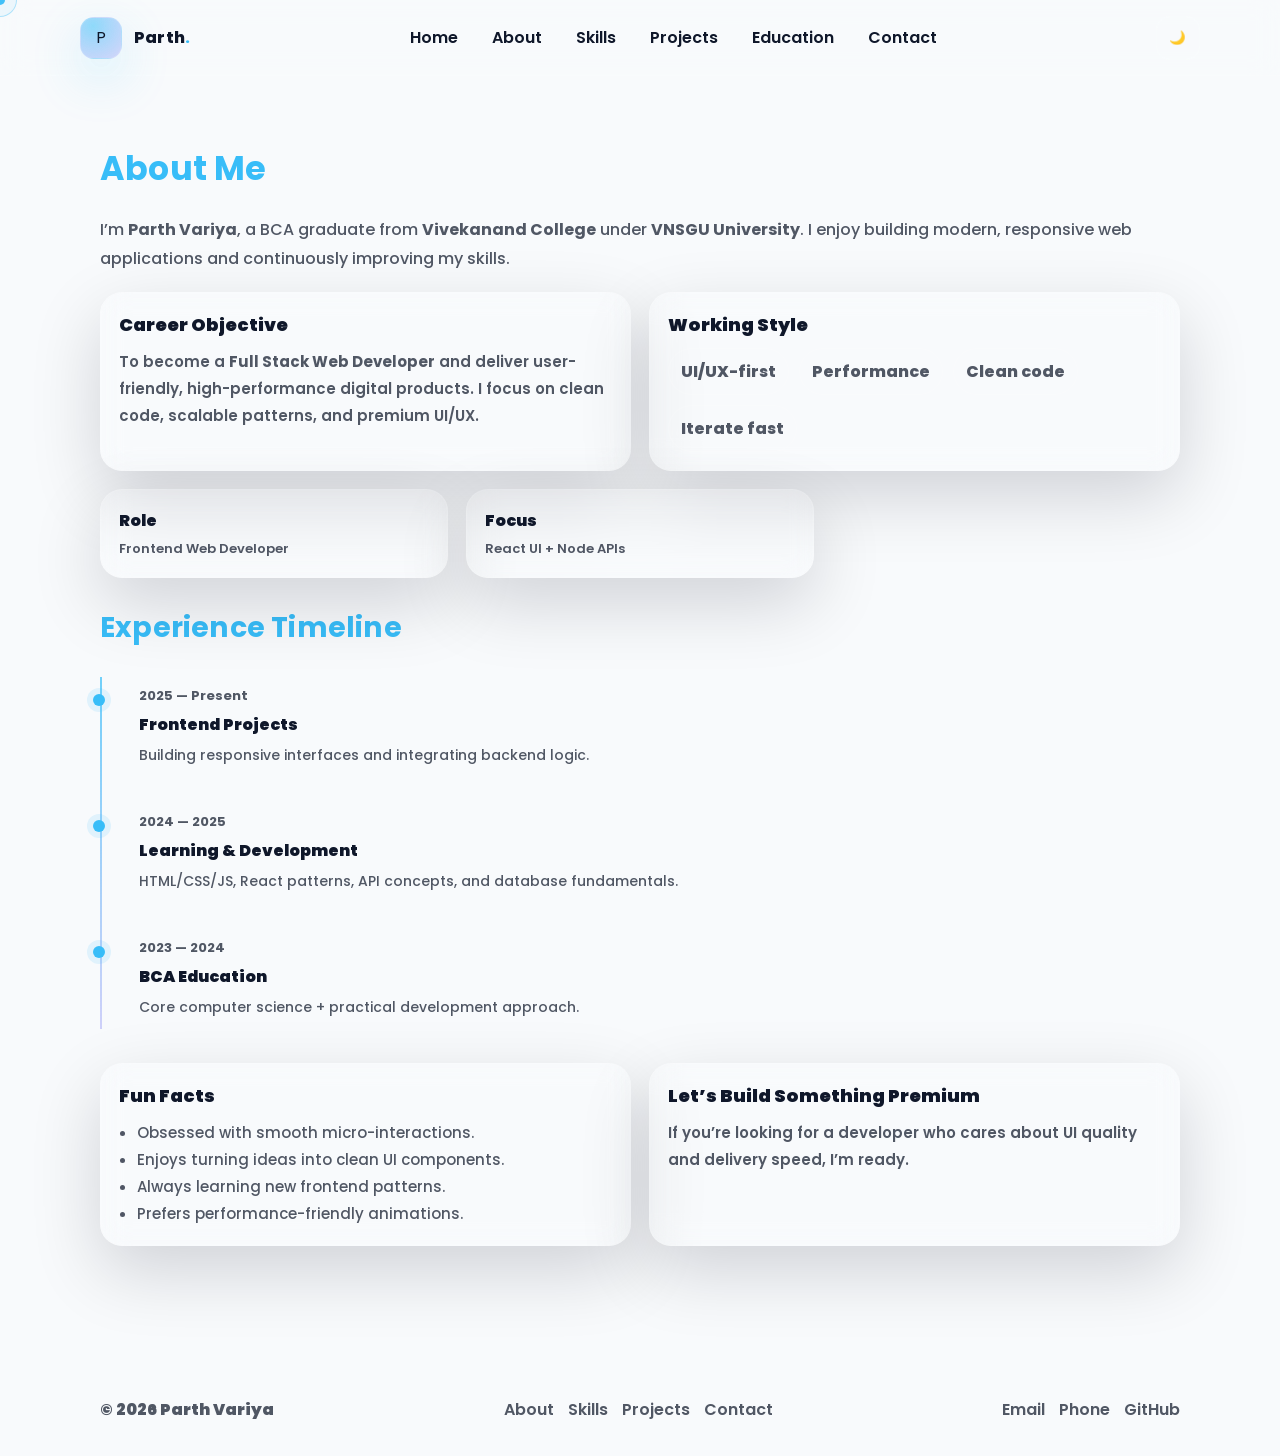
<file: about.html>
<!DOCTYPE html>
<html lang="en">
<head>
  <meta charset="UTF-8" />
  <meta name="viewport" content="width=device-width, initial-scale=1.0" />

  <title>About | Parth Variya</title>
  <meta name="description" content="About Parth Variya — Full Stack Web Developer. Career objective, personal info, timeline and fun facts." />
  <meta name="keywords" content="About, Parth Variya, Full Stack Developer" />
  <meta name="author" content="Parth Variya" />
  <meta property="og:title" content="About | Parth Variya" />
  <meta property="og:description" content="Career objective, personal info cards, experience timeline and fun facts." />
  <meta property="og:type" content="website" />

  <link rel="preconnect" href="https://fonts.googleapis.com" />
  <link rel="preconnect" href="https://fonts.gstatic.com" crossorigin />
  <link href="https://fonts.googleapis.com/css2?family=Poppins:wght@300;400;600;700&display=swap" rel="stylesheet" />

  <link rel="stylesheet" href="css/style.css" />
  <link rel="stylesheet" href="css/responsive.css" />
</head>
<body>
  <div id="loader" class="loader" aria-live="polite">
    <div class="loader-card">
      <div class="loader-bar"><span></span></div>
      <p>Loading portfolio...</p>
    </div>
  </div>
  <div id="cursor" class="cursor" aria-hidden="true"></div>
  <div id="cursorDot" class="cursor-dot" aria-hidden="true"></div>

  <header class="site-header">
    <div class="container navbar">
      <div class="brand">
        <div class="brand-mark" aria-hidden="true">P</div>
        <div class="brand-name">Parth<span>.</span></div>
      </div>

      <nav class="nav-links" aria-label="Primary">
        <a href="index.html">Home</a>
        <a href="about.html" class="active">About</a>
        <a href="skills.html">Skills</a>
        <a href="projects.html">Projects</a>
        <a href="education.html">Education</a>
        <a href="contact.html">Contact</a>
      </nav>

      <div class="nav-cta">
        <button id="themeBtn" class="icon-btn" type="button" aria-label="Switch theme">🌙</button>
        <button id="hamburgerBtn" class="icon-btn hamburger" type="button" aria-label="Open menu">☰</button>
      </div>
    </div>

    <div id="mobileDrawer" class="mobile-drawer" role="dialog" aria-modal="true" aria-label="Mobile menu">
      <div class="mobile-panel">
        <div class="mobile-links">
          <div style="display:flex;align-items:center;justify-content:space-between;gap:12px;">
            <div class="brand-name">Parth<span>.</span></div>
            <button id="closeDrawer" class="icon-btn" type="button" aria-label="Close menu">✕</button>
          </div>
          <a href="index.html" data-close>Home</a>
          <a href="about.html" data-close>About</a>
          <a href="skills.html" data-close>Skills</a>
          <a href="projects.html" data-close>Projects</a>
          <a href="education.html" data-close>Education</a>
          <a href="contact.html" data-close>Contact</a>
        </div>
      </div>
    </div>
  </header>

  <main id="pageFade">
    <section class="section">

      <div class="container">
        <h2 class="section-title reveal fade-up">About Me</h2>
        <p class="section-lead reveal fade-up">
          I’m <b>Parth Variya</b>, a BCA graduate from <b>Vivekanand College</b> under <b>VNSGU University</b>.
          I enjoy building modern, responsive web applications and continuously improving my skills.
        </p>

        <div class="grid-2" style="margin-top:18px;">
          <div class="skill-card glass reveal zoom-in">
            <h4 style="margin:0 0 10px; font-size:18px;">Career Objective</h4>
            <p class="section-lead" style="margin:0; font-size:15px;">
              To become a <b>Full Stack Web Developer</b> and deliver user-friendly, high-performance digital products.
              I focus on clean code, scalable patterns, and premium UI/UX.
            </p>
          </div>

          <div class="skill-card glass reveal zoom-in">
            <h4 style="margin:0 0 10px; font-size:18px;">Working Style</h4>
            <div class="pill-row">
              <span class="pill">UI/UX-first</span>
              <span class="pill">Performance</span>
              <span class="pill">Clean code</span>
              <span class="pill">Iterate fast</span>
            </div>
          </div>
        </div>

        <div class="grid-3" style="margin-top:18px;">
          <div class="skill-card glass reveal zoom-in">
            <h4>Role</h4>
            <p>Frontend Web Developer</p>
          </div>
          <div class="skill-card glass reveal zoom-in">
            <h4>Focus</h4>
            <p>React UI + Node APIs</p>
          </div>
        </div>

        <div style="margin-top:28px;">
          <h3 class="section-title" style="font-size:clamp(22px,2.2vw,30px);">Experience Timeline</h3>
          <div class="timeline">
            <div class="t-item reveal fade-up">
              <div class="t-meta">2025 — Present</div>
              <div class="t-title">Frontend Projects</div>
              <div class="section-lead" style="font-size:14px; margin-top:6px;">Building responsive interfaces and integrating backend logic.</div>
            </div>
            <div class="t-item reveal fade-up">
              <div class="t-meta">2024 — 2025</div>
              <div class="t-title">Learning & Development</div>
              <div class="section-lead" style="font-size:14px; margin-top:6px;">HTML/CSS/JS, React patterns, API concepts, and database fundamentals.</div>
            </div>
            <div class="t-item reveal fade-up">
              <div class="t-meta">2023 — 2024</div>
              <div class="t-title">BCA Education</div>
              <div class="section-lead" style="font-size:14px; margin-top:6px;">Core computer science + practical development approach.</div>
            </div>
          </div>
        </div>

        <div style="margin-top:28px;" class="grid-2">
          <div class="skill-card glass reveal zoom-in">
            <h4 style="margin:0 0 10px; font-size:18px;">Fun Facts</h4>
            <ul class="section-lead" style="margin:0; padding-left:18px; font-size:15px;">
              <li>Obsessed with smooth micro-interactions.</li>
              <li>Enjoys turning ideas into clean UI components.</li>
              <li>Always learning new frontend patterns.</li>
              <li>Prefers performance-friendly animations.</li>
            </ul>
          </div>
          <div class="skill-card glass reveal zoom-in">
            <h4 style="margin:0 0 10px; font-size:18px;">Let’s Build Something Premium</h4>
            <p class="section-lead" style="margin:0; font-size:15px;">
              If you’re looking for a developer who cares about UI quality and delivery speed, I’m ready.
            </p>
          </div>
        </div>
      </div>
    </section>
  </main>

  <button id="backToTop" class="back-to-top" type="button" aria-label="Back to top">↑</button>

  <footer class="site-footer">
    <div class="container footer-grid">
      <div style="font-weight:900;">© 2026 Parth Variya</div>
      <div class="footer-links">
        <a href="about.html">About</a>
        <a href="skills.html">Skills</a>
        <a href="projects.html">Projects</a>
        <a href="contact.html">Contact</a>
      </div>
      <div class="footer-links">
        <a href="mailto:pkvariya32@gmail.com">Email</a>
        <a href="tel:+917016491638">Phone</a>
        <a href="https://github.com/parth-variya" target="_blank" rel="noreferrer">GitHub</a>
      </div>
    </div>
  </footer>

  <script src="js/script.js"></script>

</body>
</html>
</file>
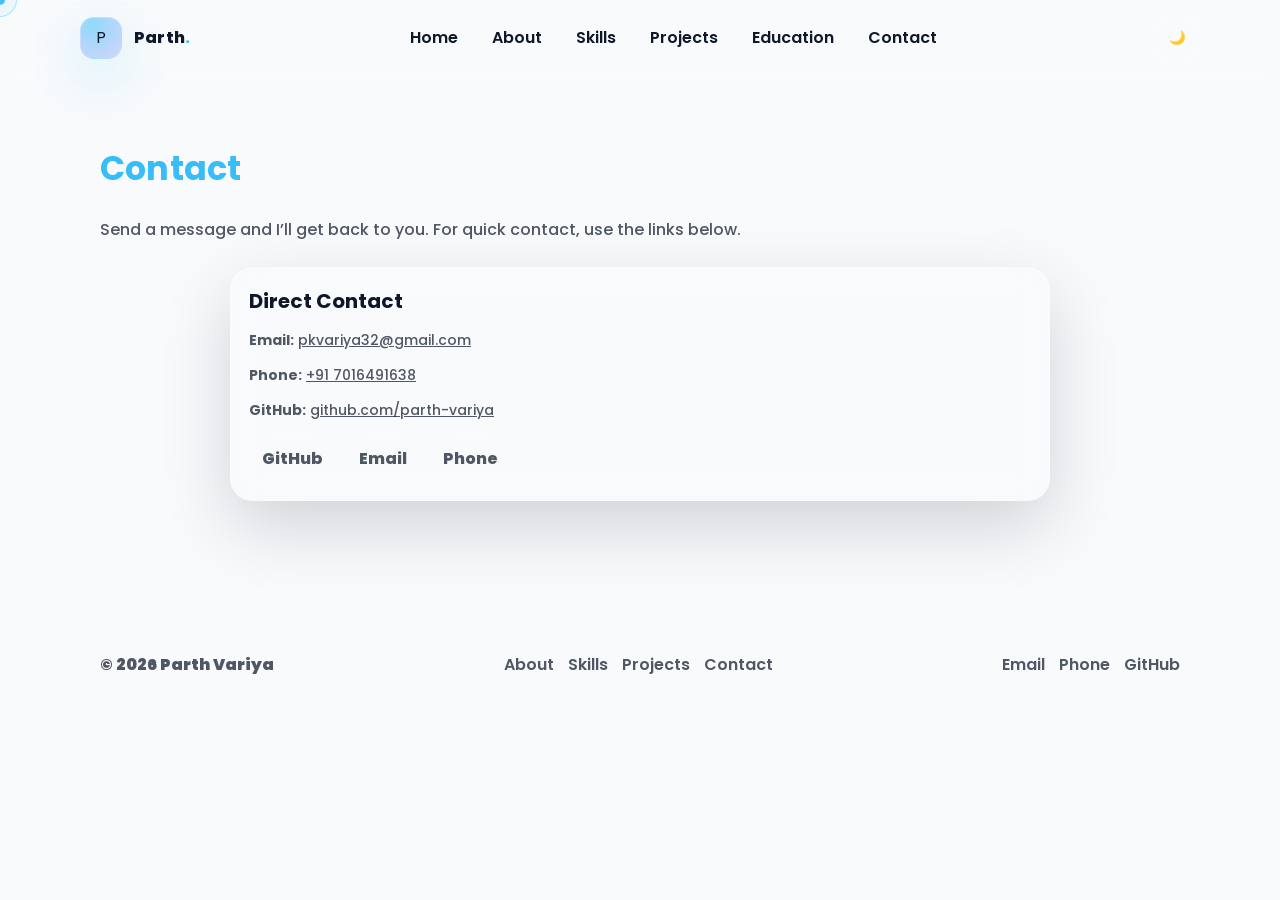
<file: contact.html>
<!DOCTYPE html>
<html lang="en">
<head>
  <meta charset="UTF-8" />
  <meta name="viewport" content="width=device-width, initial-scale=1.0" />

  <title>Contact | Parth Variya</title>
  <meta name="description" content="Contact Parth Variya — form, email, phone, GitHub, LinkedIn and map." />
  <meta name="keywords" content="Contact, Parth Variya, email, phone, GitHub, LinkedIn" />
  <meta name="author" content="Parth Variya" />

  <meta property="og:title" content="Contact | Parth Variya" />
  <meta property="og:description" content="Contact form and links." />
  <meta property="og:type" content="website" />

  <link rel="preconnect" href="https://fonts.googleapis.com" />
  <link rel="preconnect" href="https://fonts.gstatic.com" crossorigin />
  <link href="https://fonts.googleapis.com/css2?family=Poppins:wght@300;400;600;700&display=swap" rel="stylesheet" />

  <link rel="stylesheet" href="css/style.css" />
  <link rel="stylesheet" href="css/responsive.css" />
</head>
<body>
  <div id="loader" class="loader" aria-live="polite">
    <div class="loader-card">
      <div class="loader-bar"><span></span></div>
      <p>Loading portfolio...</p>
    </div>
  </div>

  <div id="cursor" class="cursor" aria-hidden="true"></div>
  <div id="cursorDot" class="cursor-dot" aria-hidden="true"></div>

  <header class="site-header">
    <div class="container navbar">
      <div class="brand">
        <div class="brand-mark" aria-hidden="true">P</div>
        <div class="brand-name">Parth<span>.</span></div>
      </div>

      <nav class="nav-links" aria-label="Primary">
        <a href="index.html">Home</a>
        <a href="about.html">About</a>
        <a href="skills.html">Skills</a>
        <a href="projects.html">Projects</a>
        <a href="education.html">Education</a>
        <a href="contact.html" class="active">Contact</a>
      </nav>

      <div class="nav-cta">
        <button id="themeBtn" class="icon-btn" type="button" aria-label="Switch theme">🌙</button>
        <button id="hamburgerBtn" class="icon-btn hamburger" type="button" aria-label="Open menu">☰</button>
      </div>
    </div>

    <div id="mobileDrawer" class="mobile-drawer" role="dialog" aria-modal="true" aria-label="Mobile menu">
      <div class="mobile-panel">
        <div class="mobile-links">
          <div style="display:flex;align-items:center;justify-content:space-between;gap:12px;">
            <div class="brand-name">Parth<span>.</span></div>
            <button id="closeDrawer" class="icon-btn" type="button" aria-label="Close menu">✕</button>
          </div>
          <a href="index.html" data-close>Home</a>
          <a href="about.html" data-close>About</a>
          <a href="skills.html" data-close>Skills</a>
          <a href="projects.html" data-close>Projects</a>
          <a href="education.html" data-close>Education</a>
          <a href="contact.html" data-close>Contact</a>
        </div>
      </div>
    </div>
  </header>

  <main>
    <section class="section" id="pageFade">


      <div class="container">
        <h2 class="section-title reveal fade-up">Contact</h2>
        <p class="section-lead reveal fade-up" style="max-width:860px;">Send a message and I’ll get back to you. For quick contact, use the links below.</p>

        <div style="margin-top:22px;">
          <div class="skill-card glass reveal zoom-in" style="padding:18px; max-width:820px; margin:0 auto;">
            <h3 style="margin:0 0 12px; font-size:20px;">Direct Contact</h3>

              <div class="section-lead" style="margin:0 0 10px; font-size:14px;">

                <b>Email:</b> <a href="mailto:pkvariya32@gmail.com">pkvariya32@gmail.com</a>
              </div>
              <div class="section-lead" style="margin:0 0 10px; font-size:14px;">
                <b>Phone:</b> <a href="tel:+917016491638">+91 7016491638</a>
              </div>
              <div class="section-lead" style="margin:0 0 10px; font-size:14px;">
                <b>GitHub:</b> <a href="https://github.com/parth-variya" target="_blank" rel="noreferrer">github.com/parth-variya</a>
              </div>
             

              <div class="pill-row" style="margin-top:12px;">
                <a class="pill" href="https://github.com/parth-variya" target="_blank" rel="noreferrer" style="text-decoration:none;">GitHub</a>
                <a class="pill" href="mailto:pkvariya32@gmail.com" style="text-decoration:none;">Email</a>
                <a class="pill" href="tel:+917016491638" style="text-decoration:none;">Phone</a>
              </div>
            </div>


          </div>
        </div>

      </div>
    </section>
  </main>

  <button id="backToTop" class="back-to-top" type="button" aria-label="Back to top">↑</button>

  <footer class="site-footer">
    <div class="container footer-grid">
      <div style="font-weight:900;">© 2026 Parth Variya</div>
      <div class="footer-links">
        <a href="about.html">About</a>
        <a href="skills.html">Skills</a>
        <a href="projects.html">Projects</a>
        <a href="contact.html">Contact</a>
      </div>
      <div class="footer-links">
        <a href="mailto:pkvariya32@gmail.com">Email</a>
        <a href="tel:+917016491638">Phone</a>
        <a href="https://github.com/parth-variya" target="_blank" rel="noreferrer">GitHub</a>
      </div>
    </div>
  </footer>

  <script src="js/script.js"></script>
</body>
</html>
</file>
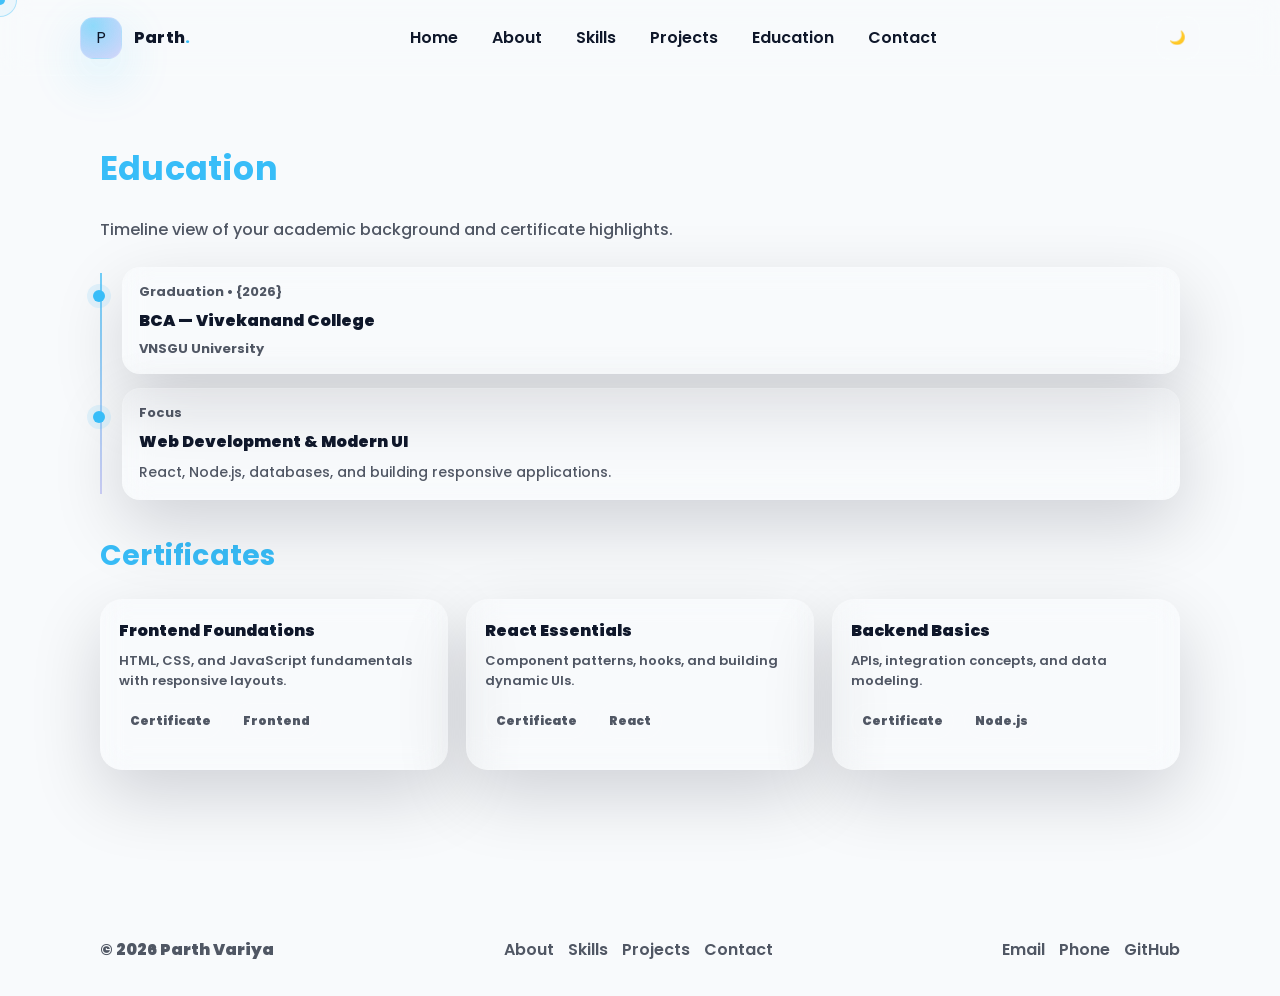
<file: education.html>
<!DOCTYPE html>
<html lang="en">
<head>
  <meta charset="UTF-8" />
  <meta name="viewport" content="width=device-width, initial-scale=1.0" />

  <title>Education | Parth Variya</title>
  <meta name="description" content="Education timeline and certificates for Parth Variya (BCA, Vivekanand College, VNSGU University)." />
  <meta name="keywords" content="Education, BCA, Vivekanand College, VNSGU University, Certificates" />
  <meta name="author" content="Parth Variya" />

  <meta property="og:title" content="Education | Parth Variya" />
  <meta property="og:description" content="Education timeline and certificates." />
  <meta property="og:type" content="website" />

  <link rel="preconnect" href="https://fonts.googleapis.com" />
  <link rel="preconnect" href="https://fonts.gstatic.com" crossorigin />
  <link href="https://fonts.googleapis.com/css2?family=Poppins:wght@300;400;600;700&display=swap" rel="stylesheet" />

  <link rel="stylesheet" href="css/style.css" />
  <link rel="stylesheet" href="css/responsive.css" />
</head>
<body>
  <div id="loader" class="loader" aria-live="polite">
    <div class="loader-card">
      <div class="loader-bar"><span></span></div>
      <p>Loading portfolio...</p>
    </div>
  </div>

  <div id="cursor" class="cursor" aria-hidden="true"></div>
  <div id="cursorDot" class="cursor-dot" aria-hidden="true"></div>

  <header class="site-header">
    <div class="container navbar">
      <div class="brand">
        <div class="brand-mark" aria-hidden="true">P</div>
        <div class="brand-name">Parth<span>.</span></div>
      </div>

      <nav class="nav-links" aria-label="Primary">
        <a href="index.html">Home</a>
        <a href="about.html">About</a>
        <a href="skills.html">Skills</a>
        <a href="projects.html">Projects</a>
        <a href="education.html" class="active">Education</a>
        <a href="contact.html">Contact</a>
      </nav>

      <div class="nav-cta">
        <button id="themeBtn" class="icon-btn" type="button" aria-label="Switch theme">🌙</button>
        <button id="hamburgerBtn" class="icon-btn hamburger" type="button" aria-label="Open menu">☰</button>
      </div>
    </div>

    <div id="mobileDrawer" class="mobile-drawer" role="dialog" aria-modal="true" aria-label="Mobile menu">
      <div class="mobile-panel">
        <div class="mobile-links">
          <div style="display:flex;align-items:center;justify-content:space-between;gap:12px;">
            <div class="brand-name">Parth<span>.</span></div>
            <button id="closeDrawer" class="icon-btn" type="button" aria-label="Close menu">✕</button>
          </div>
          <a href="index.html" data-close>Home</a>
          <a href="about.html" data-close>About</a>
          <a href="skills.html" data-close>Skills</a>
          <a href="projects.html" data-close>Projects</a>
          <a href="education.html" data-close>Education</a>
          <a href="contact.html" data-close>Contact</a>
        </div>
      </div>
    </div>
  </header>

  <main id="pageFade">
    <section class="section">

      <div class="container">
        <h2 class="section-title reveal fade-up">Education</h2>
        <p class="section-lead reveal fade-up" style="max-width:860px;">
          Timeline view of your academic background and certificate highlights.
        </p>

        <div style="margin-top:22px;" class="timeline">
          <div class="t-item glass reveal zoom-in">
            <div class="t-meta">Graduation • {2026}</div>
            <div class="t-title">BCA — Vivekanand College</div>
            <div class="t-meta" style="margin-top:6px;">VNSGU University</div>
          </div>
          <div class="t-item glass reveal zoom-in">
            <div class="t-meta">Focus</div>
            <div class="t-title">Web Development & Modern UI</div>
            <div class="section-lead" style="font-size:14px; margin-top:6px;">React, Node.js, databases, and building responsive applications.</div>
          </div>
        </div>

        <div style="margin-top:34px;">
          <h3 class="section-title" style="font-size:clamp(22px,2.2vw,30px);">Certificates</h3>
          <div class="grid-3">
            <div class="skill-card glass reveal zoom-in">
              <h4 style="margin:0 0 8px;">Frontend Foundations</h4>
              <p>HTML, CSS, and JavaScript fundamentals with responsive layouts.</p>
              <div class="tag-row">
                <span class="tag">Certificate</span>
                <span class="tag">Frontend</span>
              </div>
            </div>
            <div class="skill-card glass reveal zoom-in">
              <h4 style="margin:0 0 8px;">React Essentials</h4>
              <p>Component patterns, hooks, and building dynamic UIs.</p>
              <div class="tag-row">
                <span class="tag">Certificate</span>
                <span class="tag">React</span>
              </div>
            </div>
            <div class="skill-card glass reveal zoom-in">
              <h4 style="margin:0 0 8px;">Backend Basics</h4>
              <p>APIs, integration concepts, and data modeling.</p>
              <div class="tag-row">
                <span class="tag">Certificate</span>
                <span class="tag">Node.js</span>
              </div>
            </div>
          </div>

          <div class="section-lead" style="margin-top:16px;"></div>
        </div>
      </div>
    </section>
  </main>

  <button id="backToTop" class="back-to-top" type="button" aria-label="Back to top">↑</button>

  <footer class="site-footer">
    <div class="container footer-grid">
      <div style="font-weight:900;">© 2026 Parth Variya</div>
      <div class="footer-links">
        <a href="about.html">About</a>
        <a href="skills.html">Skills</a>
        <a href="projects.html">Projects</a>
        <a href="contact.html">Contact</a>
      </div>
      <div class="footer-links">
        <a href="mailto:pkvariya32@gmail.com">Email</a>
        <a href="tel:+917016491638">Phone</a>
        <a href="https://github.com/parth-variya" target="_blank" rel="noreferrer">GitHub</a>
      </div>
    </div>
  </footer>

  <script src="js/script.js"></script>
</body>
</html>
</file>
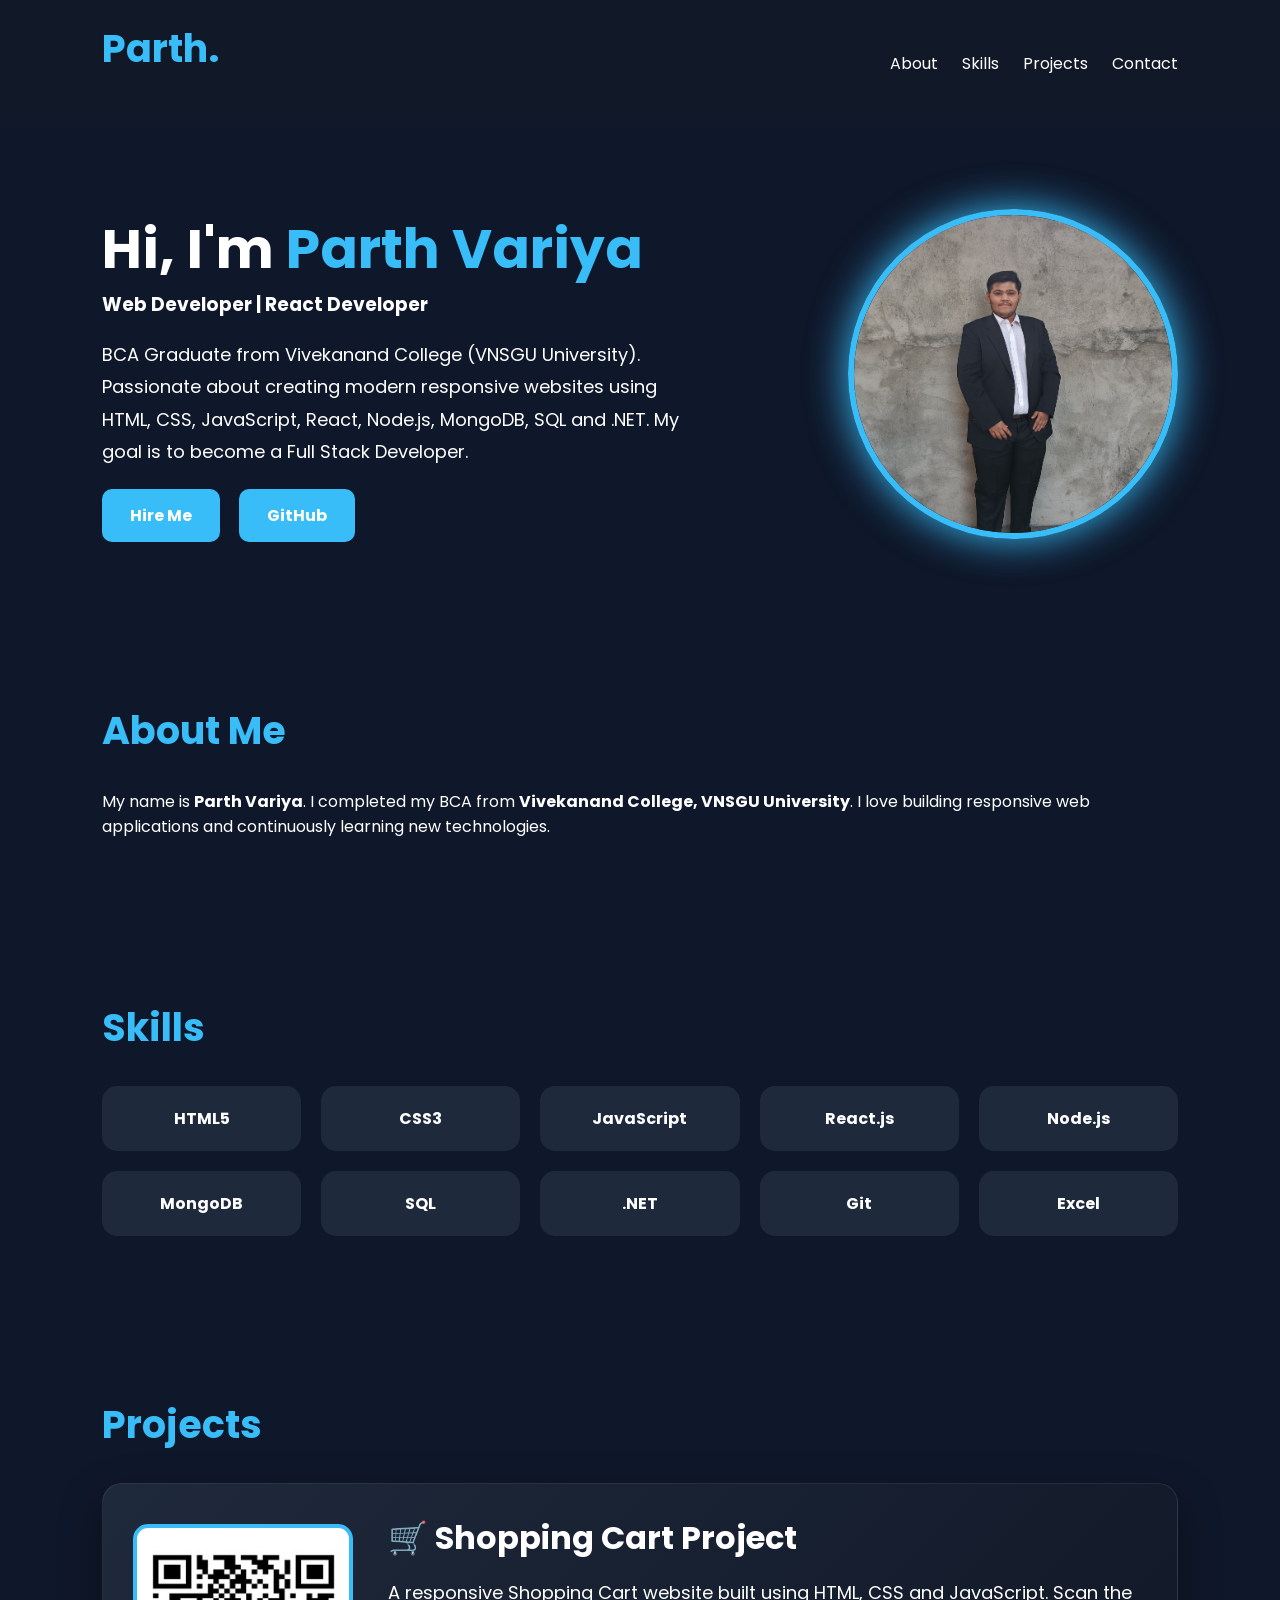
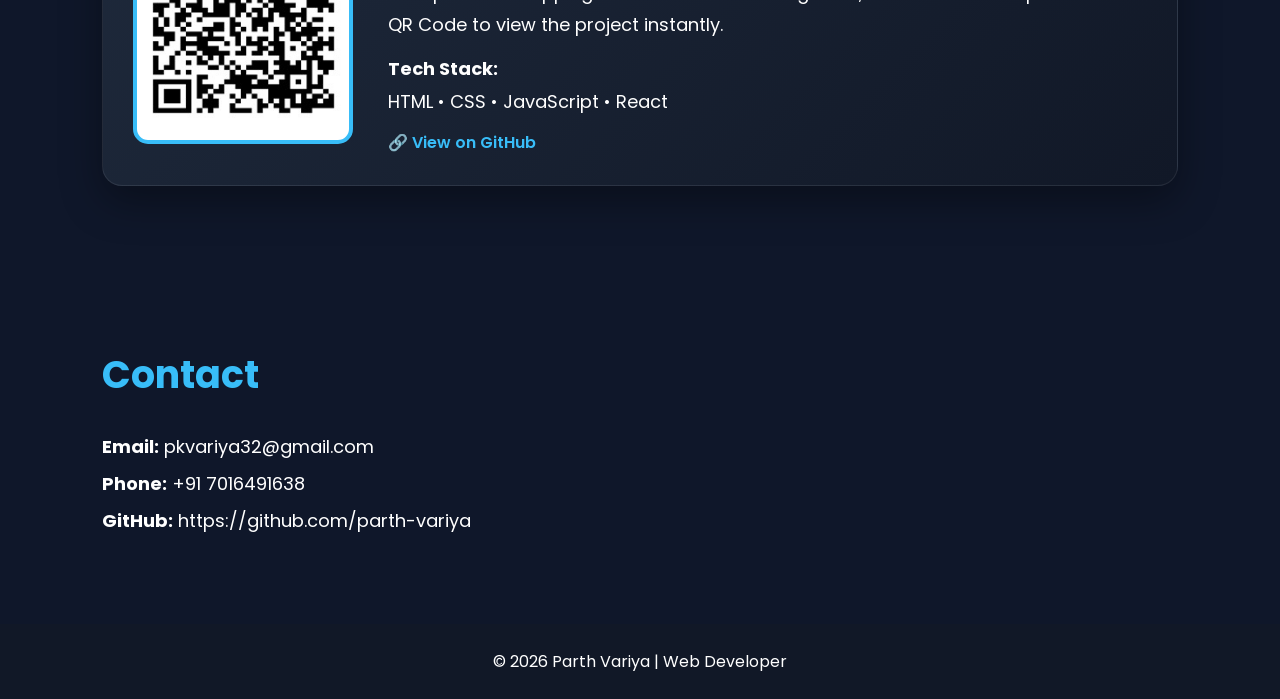
<file: port.html>
<!DOCTYPE html>
<html lang="en">
<head>
<meta charset="UTF-8">
<meta name="viewport" content="width=device-width, initial-scale=1.0">
<title>Parth Variya | Web Developer</title>

<link href="https://fonts.googleapis.com/css2?family=Poppins:wght@300;400;600;700&display=swap" rel="stylesheet">

<style>

*{
margin:0;
padding:0;
box-sizing:border-box;
font-family:Poppins,sans-serif;
scroll-behavior:smooth;
}

body{
background:#0f172a;
color:white;
}

nav{
display:flex;
justify-content:space-between;
align-items:center;
padding:20px 8%;
background:#111827;
position:sticky;
top:0;
}

nav h2{
color:#38bdf8;
}

nav a{
color:white;
text-decoration:none;
margin-left:20px;
}

.hero{
display:flex;
align-items:center;
justify-content:space-between;
padding:80px 8%;
flex-wrap:wrap;
}

.hero-text{
max-width:600px;
}

.hero h1{
font-size:55px;
}

.hero h1 span{
color:#38bdf8;
}

.hero p{
margin:20px 0;
font-size:18px;
line-height:1.8;
}

.btn{
display:inline-block;
padding:14px 28px;
background:#38bdf8;
color:white;
border-radius:10px;
text-decoration:none;
font-weight:bold;
margin-right:15px;
}

.hero img{
width:330px;
height:330px;
object-fit:cover;
border-radius:50%;
border:6px solid #38bdf8;
box-shadow:0 0 40px #38bdf8;
}

section{
padding:80px 8%;
}

h2{
font-size:38px;
margin-bottom:30px;
color:#38bdf8;
}

.skills{
display:grid;
grid-template-columns:repeat(auto-fit,minmax(180px,1fr));
gap:20px;
}

.skill{
background:#1e293b;
padding:20px;
border-radius:15px;
text-align:center;
font-weight:bold;
transition:.3s;
}

.skill:hover{
transform:translateY(-8px);
background:#38bdf8;
}

.project{
    display:flex;
    align-items:center;
    gap:35px;
    background:linear-gradient(135deg,#1e293b,#111827);
    padding:30px;
    border-radius:20px;
    border:1px solid rgba(255,255,255,.08);
    box-shadow:0 15px 40px rgba(0,0,0,.35);
    transition:.4s;
    flex-wrap:wrap;
}


.project img{
    width:220px;
    height:220px;
    object-fit:cover;
    border-radius:15px;
    border:4px solid #38bdf8;
    background:#fff;
    padding:8px;
    transition:.4s;
}


.project-content{
    flex:1;
}

.project-content h3{
    font-size:32px;
    margin-bottom:15px;
}

.project-content p{
    font-size:18px;
    line-height:1.8;
    margin-bottom:12px;
}

.project-content a{
    color:#38bdf8;
    text-decoration:none;
    font-weight:600;
}

.project-content a:hover{
    text-decoration:underline;
}

@media(max-width:768px){

.project{
    flex-direction:column;
    text-align:center;
}

.project img{
    width:180px;
    height:180px;
}

}

.contact p{
margin:10px 0;
font-size:18px;
}

footer{
text-align:center;
padding:25px;
background:#111827;
}

@media(max-width:768px){

.hero{
text-align:center;
}

.hero{
flex-direction:column-reverse;
}

.hero h1{
font-size:40px;
}

.hero img{
margin-bottom:40px;
width:250px;
height:250px;
}

}

</style>

</head>

<body>

<nav>

<h2>Parth.</h2>

<div>

<a href="#about">About</a>
<a href="#skills">Skills</a>
<a href="#projects">Projects</a>
<a href="#contact">Contact</a>

</div>

</nav>

<section class="hero">

<div class="hero-text">

<h1>Hi, I'm <span>Parth Variya</span></h1>

<h3>Web Developer | React Developer</h3>

<p>
BCA Graduate from Vivekanand College (VNSGU University).
Passionate about creating modern responsive websites using HTML, CSS,
JavaScript, React, Node.js, MongoDB, SQL and .NET.
My goal is to become a Full Stack Developer.
</p>

<a href="#contact" class="btn">Hire Me</a>

<a href="https://github.com/parth-variya" class="btn">GitHub</a>

</div>

<img src="parth.jpeg" alt="Parth">

</section>

<section id="about">

<h2>About Me</h2>

<p>

My name is <b>Parth Variya</b>. I completed my BCA from
<b>Vivekanand College, VNSGU University</b>.
I love building responsive web applications and continuously learning new technologies.

</p>

</section>

<section id="skills">

<h2>Skills</h2>

<div class="skills">

<div class="skill">HTML5</div>

<div class="skill">CSS3</div>

<div class="skill">JavaScript</div>

<div class="skill">React.js</div>

<div class="skill">Node.js</div>

<div class="skill">MongoDB</div>

<div class="skill">SQL</div>

<div class="skill">.NET</div>

<div class="skill">Git</div>

<div class="skill">Excel</div>

</div>

</section>

<section id="projects">

<h2>Projects</h2>

<div class="project">

    <img src="Picture1.jpg" alt="Shopping Cart QR">

    <div class="project-content">

        <h3>🛒 Shopping Cart Project</h3>

        <p>
            A responsive Shopping Cart website built using HTML, CSS and JavaScript.
            Scan the QR Code to view the project instantly.
        </p>

        <p>
            <strong>Tech Stack:</strong><br>
            HTML • CSS • JavaScript • React
        </p>

        <a href="https://github.com/parth-variya/shopping-cart-project" target="_blank">
            🔗 View on GitHub
        </a>

    </div>

</div>

</section>
<section id="contact">

<h2>Contact</h2>

<div class="contact">

<p><b>Email:</b> pkvariya32@gmail.com</p>

<p><b>Phone:</b> +91 7016491638</p>

<p><b>GitHub:</b> https://github.com/parth-variya</p>

</div>

</section>

<footer>

© 2026 Parth Variya | Web Developer

</footer>

</body>
</html>
</file>
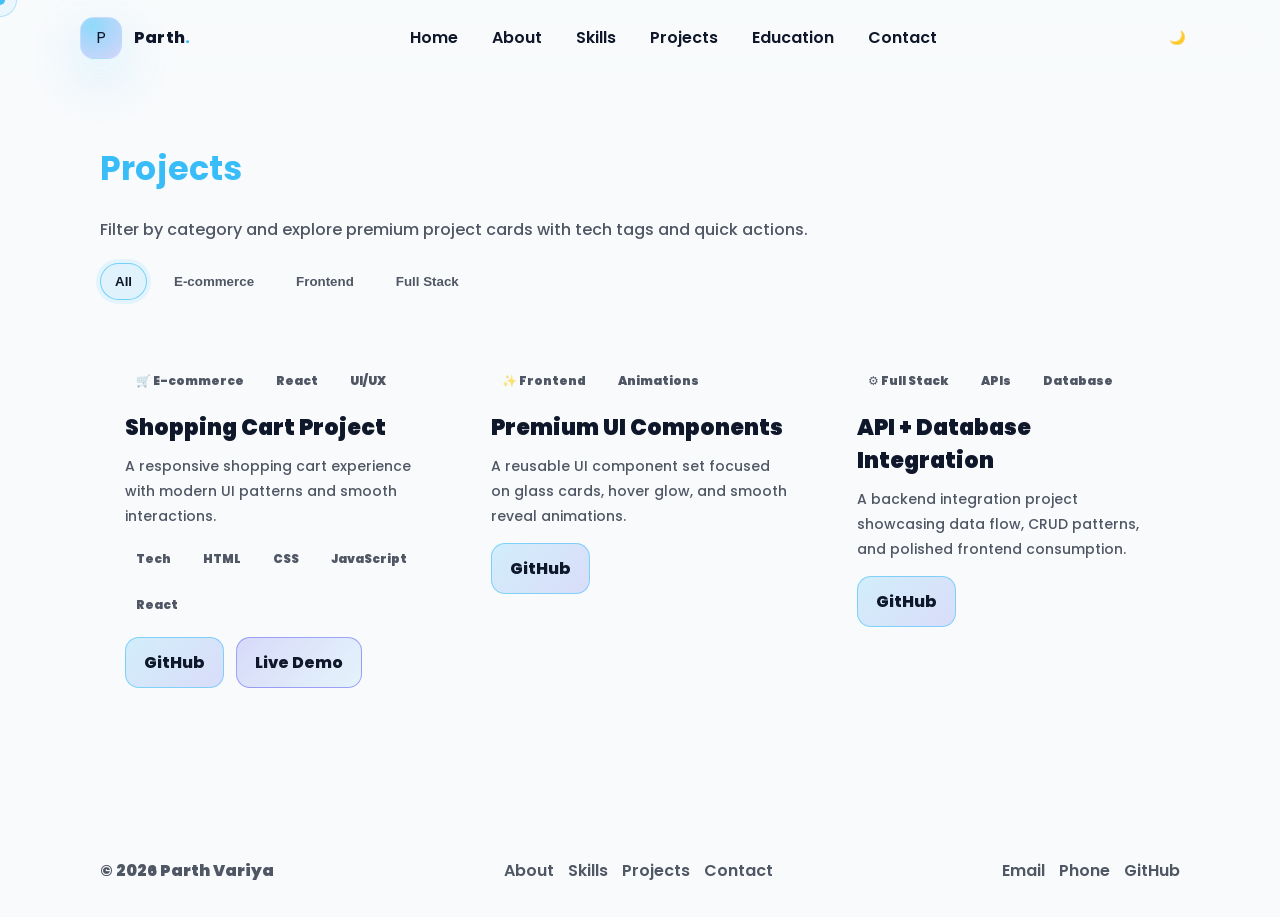
<file: projects.html>
<!DOCTYPE html>
<html lang="en">
<head>
  <meta charset="UTF-8" />
  <meta name="viewport" content="width=device-width, initial-scale=1.0" />

  <title>Projects | Parth Variya</title>
  <meta name="description" content="Projects by Parth Variya — premium cards with filtering, QR codes, tech tags, GitHub and live demo buttons." />
  <meta name="keywords" content="Projects, Parth Variya, Shopping Cart, React, Node.js" />
  <meta name="author" content="Parth Variya" />

  <meta property="og:title" content="Projects | Parth Variya" />
  <meta property="og:description" content="Portfolio projects with category filtering and QR." />
  <meta property="og:type" content="website" />

  <link rel="preconnect" href="https://fonts.googleapis.com" />
  <link rel="preconnect" href="https://fonts.gstatic.com" crossorigin />
  <link href="https://fonts.googleapis.com/css2?family=Poppins:wght@300;400;600;700&display=swap" rel="stylesheet" />

  <link rel="stylesheet" href="css/style.css" />
  <link rel="stylesheet" href="css/responsive.css" />
</head>
<body>
  <div id="loader" class="loader" aria-live="polite">
    <div class="loader-card">
      <div class="loader-bar"><span></span></div>
      <p>Loading portfolio...</p>
    </div>
  </div>

  <div id="cursor" class="cursor" aria-hidden="true"></div>
  <div id="cursorDot" class="cursor-dot" aria-hidden="true"></div>

  <header class="site-header">
    <div class="container navbar">
      <div class="brand">
        <div class="brand-mark" aria-hidden="true">P</div>
        <div class="brand-name">Parth<span>.</span></div>
      </div>

      <nav class="nav-links" aria-label="Primary">
        <a href="index.html">Home</a>
        <a href="about.html">About</a>
        <a href="skills.html">Skills</a>
        <a href="projects.html" class="active">Projects</a>
        <a href="education.html">Education</a>
        <a href="contact.html">Contact</a>
      </nav>

      <div class="nav-cta">
        <button id="themeBtn" class="icon-btn" type="button" aria-label="Switch theme">🌙</button>
        <button id="hamburgerBtn" class="icon-btn hamburger" type="button" aria-label="Open menu">☰</button>
      </div>
    </div>

    <div id="mobileDrawer" class="mobile-drawer" role="dialog" aria-modal="true" aria-label="Mobile menu">
      <div class="mobile-panel">
        <div class="mobile-links">
          <div style="display:flex;align-items:center;justify-content:space-between;gap:12px;">
            <div class="brand-name">Parth<span>.</span></div>
            <button id="closeDrawer" class="icon-btn" type="button" aria-label="Close menu">✕</button>
          </div>
          <a href="index.html" data-close>Home</a>
          <a href="about.html" data-close>About</a>
          <a href="skills.html" data-close>Skills</a>
          <a href="projects.html" data-close>Projects</a>
          <a href="education.html" data-close>Education</a>
          <a href="contact.html" data-close>Contact</a>
        </div>
      </div>
    </div>
  </header>

  <main id="pageFade">
    <section class="section">

      <div class="container">
        <h2 class="section-title reveal fade-up">Projects</h2>
        <p class="section-lead reveal fade-up" style="max-width:860px;">Filter by category and explore premium project cards with tech tags and quick actions.</p>

        <div class="controls reveal slide-left" id="projectFilters" style="margin-top:18px;">
          <button class="filter-btn active" data-filter="all" type="button">All</button>
          <button class="filter-btn" data-filter="ecommerce" type="button">E-commerce</button>
          <button class="filter-btn" data-filter="frontend" type="button">Frontend</button>
          <button class="filter-btn" data-filter="fullstack" type="button">Full Stack</button>
        </div>

        <div class="projects-grid" style="margin-top:18px;">
          <!-- Project 1 -->
          <article class="project-card reveal" data-category="ecommerce" aria-label="Shopping Cart Project">
            <div class="thumb" style="display:none;"></div>

            <div style="padding:14px 6px 0;">
              <div class="tag-row">
                <span class="tag">🛒 E-commerce</span>
                <span class="tag">React</span>
                <span class="tag">UI/UX</span>
              </div>
              <h3 style="margin:6px 0 10px; font-size:22px; font-weight:900;">Shopping Cart Project</h3>
              <p class="section-lead" style="margin:0 0 12px; font-size:14px;">A responsive shopping cart experience with modern UI patterns and smooth interactions.</p>

              <div>
                <div class="tag-row" style="margin:0 0 10px;">
                  <span class="tag">Tech</span>
                  <span class="tag">HTML</span>
                  <span class="tag">CSS</span>
                  <span class="tag">JavaScript</span>
                  <span class="tag">React</span>
                </div>
                <div class="project-actions">
                  <a class="btn btn-primary" href="https://github.com/parth-variya/shopping-cart-project" target="_blank" rel="noreferrer">GitHub</a>
                  <a class="btn btn-secondary" href="https://shopping-cart-project-nu.vercel.app" target="_blank" rel="noreferrer">Live Demo</a>
                </div>
              </div>
            </div>
          </article>

          <!-- Project 2 placeholder card for premium layout -->
          <article class="project-card reveal" data-category="frontend" aria-label="Frontend UI Project">
            <div class="thumb" style="display:none;"></div>

            <div style="padding:14px 6px 0;">
              <div class="tag-row">
                <span class="tag">✨ Frontend</span>
                <span class="tag">Animations</span>
              </div>
              <h3 style="margin:6px 0 10px; font-size:22px; font-weight:900;">Premium UI Components</h3>
              <p class="section-lead" style="margin:0 0 12px; font-size:14px;">A reusable UI component set focused on glass cards, hover glow, and smooth reveal animations.</p>
              <div class="project-actions">
                <a class="btn btn-primary" href="https://github.com/parth-variya" target="_blank" rel="noreferrer">GitHub</a>
                
              </div>
            </div>
          </article>

          <article class="project-card reveal" data-category="fullstack" aria-label="Full Stack Project">
            <div class="thumb" style="display:none;"></div>

            <div style="padding:14px 6px 0;">
              <div class="tag-row">
                <span class="tag">⚙️ Full Stack</span>
                <span class="tag">APIs</span>
                <span class="tag">Database</span>
              </div>
              <h3 style="margin:6px 0 10px; font-size:22px; font-weight:900;">API + Database Integration</h3>
              <p class="section-lead" style="margin:0 0 12px; font-size:14px;">A backend integration project showcasing data flow, CRUD patterns, and polished frontend consumption.</p>
              <div class="project-actions">
                <a class="btn btn-primary" href="https://github.com/parth-variya" target="_blank" rel="noreferrer">GitHub</a>
            
              </div>
            </div>
          </article>
        </div>
      </div>
    </section>
  </main>

  <button id="backToTop" class="back-to-top" type="button" aria-label="Back to top">↑</button>

  <footer class="site-footer">
    <div class="container footer-grid">
      <div style="font-weight:900;">© 2026 Parth Variya</div>
      <div class="footer-links">
        <a href="about.html">About</a>
        <a href="skills.html">Skills</a>
        <a href="projects.html">Projects</a>
        <a href="contact.html">Contact</a>
      </div>
      <div class="footer-links">
        <a href="mailto:pkvariya32@gmail.com">Email</a>
        <a href="tel:+917016491638">Phone</a>
        <a href="https://github.com/parth-variya" target="_blank" rel="noreferrer">GitHub</a>
      </div>
    </div>
  </footer>

  <script src="js/script.js"></script>
</body>
</html>
</file>
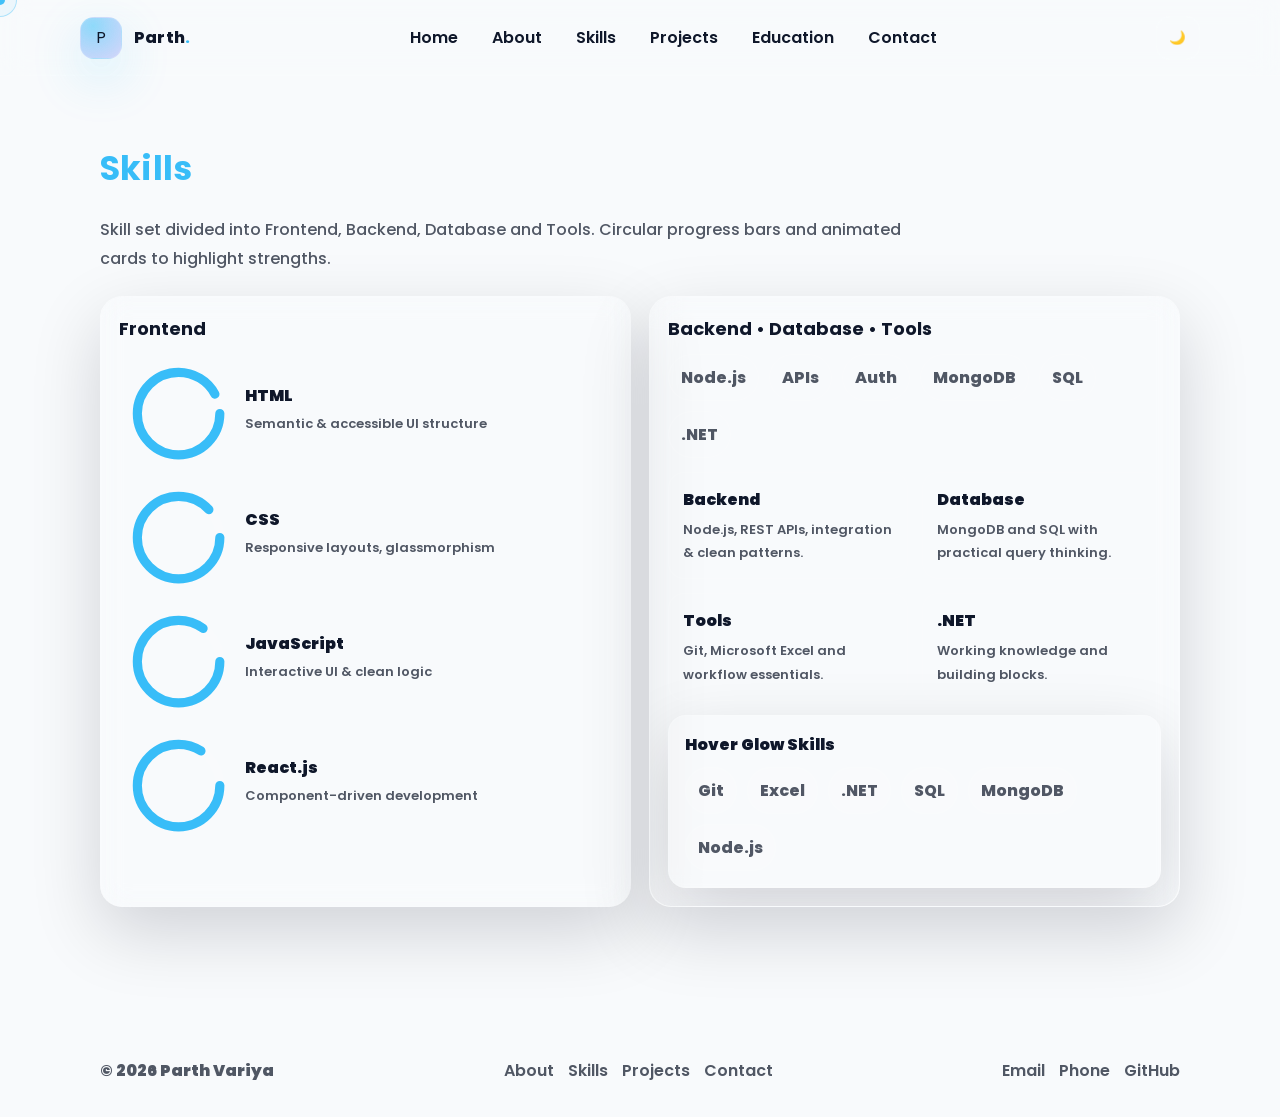
<file: skills.html>
<!DOCTYPE html>
<html lang="en">
<head>
  <meta charset="UTF-8" />
  <meta name="viewport" content="width=device-width, initial-scale=1.0" />

  <title>Skills | Parth Variya</title>
  <meta name="description" content="Skills of Parth Variya — categorized frontend, backend, database and tools with circular progress bars." />
  <meta name="keywords" content="Parth Variya skills, frontend, backend, React, Node.js, MongoDB, SQL" />
  <meta name="author" content="Parth Variya" />

  <meta property="og:title" content="Skills | Parth Variya" />
  <meta property="og:description" content="Frontend, backend, database and tools skills." />
  <meta property="og:type" content="website" />

  <link rel="preconnect" href="https://fonts.googleapis.com" />
  <link rel="preconnect" href="https://fonts.gstatic.com" crossorigin />
  <link href="https://fonts.googleapis.com/css2?family=Poppins:wght@300;400;600;700&display=swap" rel="stylesheet" />

  <link rel="stylesheet" href="css/style.css" />
  <link rel="stylesheet" href="css/responsive.css" />
</head>
<body>
  <div id="loader" class="loader" aria-live="polite">
    <div class="loader-card">
      <div class="loader-bar"><span></span></div>
      <p>Loading portfolio...</p>
    </div>
  </div>

  <div id="cursor" class="cursor" aria-hidden="true"></div>
  <div id="cursorDot" class="cursor-dot" aria-hidden="true"></div>

  <header class="site-header">
    <div class="container navbar">
      <div class="brand">
        <div class="brand-mark" aria-hidden="true">P</div>
        <div class="brand-name">Parth<span>.</span></div>
      </div>

      <nav class="nav-links" aria-label="Primary">
        <a href="index.html">Home</a>
        <a href="about.html">About</a>
        <a href="skills.html" class="active">Skills</a>
        <a href="projects.html">Projects</a>
        <a href="education.html">Education</a>
        <a href="contact.html">Contact</a>
      </nav>

      <div class="nav-cta">
        <button id="themeBtn" class="icon-btn" type="button" aria-label="Switch theme">🌙</button>
        <button id="hamburgerBtn" class="icon-btn hamburger" type="button" aria-label="Open menu">☰</button>
      </div>
    </div>

    <div id="mobileDrawer" class="mobile-drawer" role="dialog" aria-modal="true" aria-label="Mobile menu">
      <div class="mobile-panel">
        <div class="mobile-links">
          <div style="display:flex;align-items:center;justify-content:space-between;gap:12px;">
            <div class="brand-name">Parth<span>.</span></div>
            <button id="closeDrawer" class="icon-btn" type="button" aria-label="Close menu">✕</button>
          </div>
          <a href="index.html" data-close>Home</a>
          <a href="about.html" data-close>About</a>
          <a href="skills.html" data-close>Skills</a>
          <a href="projects.html" data-close>Projects</a>
          <a href="education.html" data-close>Education</a>
          <a href="contact.html" data-close>Contact</a>
        </div>
      </div>
    </div>
  </header>

  <main id="pageFade">
    <section class="section">

      <div class="container">
        <h2 class="section-title reveal fade-up">Skills</h2>
        <p class="section-lead reveal fade-up" style="max-width:820px;">Skill set divided into Frontend, Backend, Database and Tools. Circular progress bars and animated cards to highlight strengths.</p>

        <div class="grid-2" style="margin-top:22px;">
          <div class="skill-card glass reveal zoom-in">
            <h3 style="margin:0 0 12px; font-size:18px;">Frontend</h3>
            <div class="skill-grid" style="grid-template-columns: 1fr; gap:14px;">
              <div class="progress-row">
                <div class="progress">
                  <svg width="110" height="110" viewBox="0 0 120 120">
                    <circle class="track" cx="60" cy="60" r="45"></circle>
                    <circle class="bar" cx="60" cy="60" r="45" data-percent="92" data-radius="45"></circle>
                  </svg>
                </div>
                <div>
                  <h4>HTML</h4>
                  <p>Semantic & accessible UI structure</p>
                </div>
              </div>
              <div class="progress-row">
                <div class="progress">
                  <svg width="110" height="110" viewBox="0 0 120 120">
                    <circle class="track" cx="60" cy="60" r="45"></circle>
                    <circle class="bar" cx="60" cy="60" r="45" data-percent="88" data-radius="45"></circle>
                  </svg>
                </div>
                <div>
                  <h4>CSS</h4>
                  <p>Responsive layouts, glassmorphism</p>
                </div>
              </div>
              <div class="progress-row">
                <div class="progress">
                  <svg width="110" height="110" viewBox="0 0 120 120">
                    <circle class="track" cx="60" cy="60" r="45"></circle>
                    <circle class="bar" cx="60" cy="60" r="45" data-percent="85" data-radius="45"></circle>
                  </svg>
                </div>
                <div>
                  <h4>JavaScript</h4>
                  <p>Interactive UI & clean logic</p>
                </div>
              </div>
              <div class="progress-row">
                <div class="progress">
                  <svg width="110" height="110" viewBox="0 0 120 120">
                    <circle class="track" cx="60" cy="60" r="45"></circle>
                    <circle class="bar" cx="60" cy="60" r="45" data-percent="84" data-radius="45"></circle>
                  </svg>
                </div>
                <div>
                  <h4>React.js</h4>
                  <p>Component-driven development</p>
                </div>
              </div>
            </div>
          </div>

          <div class="skill-card glass reveal zoom-in">
            <h3 style="margin:0 0 12px; font-size:18px;">Backend • Database • Tools</h3>
            <div class="pill-row" style="margin-bottom:12px;">
              <span class="pill">Node.js</span><span class="pill">APIs</span><span class="pill">Auth</span>
              <span class="pill">MongoDB</span><span class="pill">SQL</span><span class="pill">.NET</span>
            </div>

            <div class="grid-2" style="gap:14px; margin-top:14px;">
              <div class="skill-card" style="padding:14px; border-radius:16px; background: rgba(255,255,255,.03);">
                <h4 style="margin:0 0 6px; font-weight:900;">Backend</h4>
                <p class="section-lead" style="margin:0; font-size:13px;">Node.js, REST APIs, integration & clean patterns.</p>
              </div>
              <div class="skill-card" style="padding:14px; border-radius:16px; background: rgba(255,255,255,.03);">
                <h4 style="margin:0 0 6px; font-weight:900;">Database</h4>
                <p class="section-lead" style="margin:0; font-size:13px;">MongoDB and SQL with practical query thinking.</p>
              </div>
              <div class="skill-card" style="padding:14px; border-radius:16px; background: rgba(255,255,255,.03);">
                <h4 style="margin:0 0 6px; font-weight:900;">Tools</h4>
                <p class="section-lead" style="margin:0; font-size:13px;">Git, Microsoft Excel and workflow essentials.</p>
              </div>
              <div class="skill-card" style="padding:14px; border-radius:16px; background: rgba(255,255,255,.03);">
                <h4 style="margin:0 0 6px; font-weight:900;">.NET</h4>
                <p class="section-lead" style="margin:0; font-size:13px;">Working knowledge and building blocks.</p>
              </div>
            </div>

            <div class="skill-card glass" style="margin-top:14px; padding:16px; border-radius:18px; background: rgba(255,255,255,.03);">
              <h4 style="margin:0 0 10px; font-weight:900;">Hover Glow Skills</h4>
              <div class="pill-row">
                <span class="pill">Git</span><span class="pill">Excel</span><span class="pill">.NET</span><span class="pill">SQL</span><span class="pill">MongoDB</span><span class="pill">Node.js</span>
              </div>
            </div>
          </div>
        </div>

      </div>
    </section>
  </main>

  <button id="backToTop" class="back-to-top" type="button" aria-label="Back to top">↑</button>

  <footer class="site-footer">
    <div class="container footer-grid">
      <div style="font-weight:900;">© 2026 Parth Variya</div>
      <div class="footer-links">
        <a href="about.html">About</a>
        <a href="skills.html">Skills</a>
        <a href="projects.html">Projects</a>
        <a href="contact.html">Contact</a>
      </div>
      <div class="footer-links">
        <a href="mailto:pkvariya32@gmail.com">Email</a>
        <a href="tel:+917016491638">Phone</a>
        <a href="https://github.com/parth-variya" target="_blank" rel="noreferrer">GitHub</a>
      </div>
    </div>
  </footer>

  <script src="js/script.js"></script>
</body>
</html>
</file>
<file: css/style.css>
/* Premium Portfolio - Global Styles */

:root{
  --bg: #0f172a;
  --primary: #38bdf8;
  --secondary: #6366f1;
  --text: #e5e7eb;
  --muted: rgba(229,231,235,.72);
  --card: rgba(255,255,255,.06);
  --card2: rgba(255,255,255,.04);
  --stroke: rgba(255,255,255,.12);
  --shadow: 0 25px 70px rgba(0,0,0,.45);
  --radius-xl: 22px;
  --radius-lg: 16px;
  --radius-md: 12px;
  --radius-sm: 10px;

  --cursor-size: 10px;
  --cursor-ring: 34px;

  --focus: rgba(56,189,248,.45);

  --transition: 240ms cubic-bezier(.2,.8,.2,1);
}

[data-theme="light"]{
  --bg: #f8fafc;
  --text: #0f172a;
  --muted: rgba(15,23,42,.72);
  --card: rgba(15,23,42,.06);
  --card2: rgba(15,23,42,.04);
  --stroke: rgba(15,23,42,.14);
  --shadow: 0 25px 70px rgba(2,6,23,.16);
}

*{ box-sizing:border-box; }
html,body{ height:100%; }
html{ scroll-behavior:smooth; }
body{
  margin:0;
  background: var(--bg);
  color: var(--text);
  font-family: "Poppins", system-ui, -apple-system, Segoe UI, Roboto, Arial, sans-serif;
  overflow-x:hidden;
}

a{ color:inherit; }
img{ max-width:100%; display:block; }

/* Layout */
.container{
  width: min(1120px, 100%);
  margin: 0 auto;
  padding: 0 20px;
}

.glass{
  background: linear-gradient(135deg, rgba(255,255,255,.10), rgba(255,255,255,.04));
  border: 1px solid var(--stroke);
  box-shadow: var(--shadow);
  backdrop-filter: blur(14px);
  -webkit-backdrop-filter: blur(14px);
}

.card{
  border-radius: var(--radius-xl);
  padding: 22px;
}

/* Header / Footer */
.site-header{
  position: sticky;
  top:0;
  z-index: 50;
  backdrop-filter: blur(14px);
  -webkit-backdrop-filter: blur(14px);
  border-bottom: 1px solid rgba(255,255,255,.06);
  background: rgba(15,23,42,.55);
}
[data-theme="light"] .site-header{ background: rgba(248,250,252,.65); }

.navbar{
  display:flex;
  align-items:center;
  justify-content:space-between;
  padding: 14px 0;
  gap: 16px;
}

.brand{
  display:flex;
  align-items:center;
  gap: 12px;
}

.brand-mark{
  width: 42px;
  height: 42px;
  border-radius: 14px;
  background: radial-gradient(circle at 30% 20%, rgba(56,189,248,.55), rgba(99,102,241,.25)), rgba(255,255,255,.06);
  border: 1px solid rgba(255,255,255,.12);
  display:flex;
  align-items:center;
  justify-content:center;
  box-shadow: 0 18px 50px rgba(56,189,248,.22);
}

.brand-name{
  font-weight: 800;
  letter-spacing: .2px;
}
.brand-name span{ color: var(--primary); }

.nav-links{
  display:flex;
  align-items:center;
  gap: 8px;
}

.nav-links a{
  text-decoration:none;
  color: var(--text);
  font-weight: 600;
  padding: 10px 12px;
  border-radius: 12px;
  border: 1px solid transparent;
  transition: var(--transition);
}

.nav-links a:hover{
  border-color: rgba(56,189,248,.35);
  background: rgba(56,189,248,.10);
  box-shadow: 0 0 0 4px rgba(56,189,248,.08);
}

.nav-cta{
  display:flex;
  align-items:center;
  gap: 10px;
}

.icon-btn{
  display:inline-flex;
  align-items:center;
  justify-content:center;
  width: 44px;
  height: 44px;
  border-radius: 14px;
  border: 1px solid rgba(255,255,255,.12);
  background: rgba(255,255,255,.04);
  color: var(--text);
  cursor:pointer;
  transition: var(--transition);
}

.icon-btn:hover{
  transform: translateY(-2px);
  border-color: rgba(56,189,248,.45);
  box-shadow: 0 0 0 4px rgba(56,189,248,.10);
}

.hamburger{
  display:none;
}

.mobile-drawer{
  display:none;
}

.site-footer{
  margin-top: 40px;
  padding: 22px 0 34px;
  color: var(--muted);
}

.footer-grid{
  display:flex;
  align-items:center;
  justify-content:space-between;
  gap: 16px;
  flex-wrap:wrap;
  border-top: 1px solid rgba(255,255,255,.06);
  padding-top: 20px;
}

.footer-links{
  display:flex;
  gap: 14px;
  flex-wrap:wrap;
}

.footer-links a{
  text-decoration:none;
  font-weight: 600;
  color: var(--muted);
}

.footer-links a:hover{ color: var(--text); }

/* Sections */
.section{
  padding: 68px 0;
}

.section-title{
  margin: 0 0 22px;
  font-size: clamp(28px, 2.6vw, 40px);
  color: var(--primary);
  letter-spacing: .2px;
}

.section-lead{
  color: var(--muted);
  font-weight: 500;
  line-height: 1.8;
}

/* Hero */
.hero{
  padding: 56px 0 20px;
  position:relative;
  overflow:hidden;
}

.hero-bg{
  position:absolute;
  inset: -200px -120px -160px -120px;
  background: conic-gradient(from 180deg, rgba(56,189,248,.25), rgba(99,102,241,.35), rgba(56,189,248,.18), rgba(99,102,241,.30));
  filter: blur(38px);
  opacity: .65;
  animation: gradientSpin 12s linear infinite;
}

@keyframes gradientSpin{
  0%{ transform: rotate(0deg); }
  100%{ transform: rotate(360deg); }
}

.hero-grid{
  position:relative;
  display:grid;
  grid-template-columns: 1.2fr .8fr;
  align-items:center;
  gap: 28px;
}

.kicker{
  display:inline-flex;
  align-items:center;
  gap: 10px;
  padding: 8px 12px;
  border-radius: 999px;
  border:1px solid rgba(56,189,248,.25);
  background: rgba(56,189,248,.10);
  color: var(--text);
  font-weight: 700;
}

.kicker i{
  width: 10px;
  height: 10px;
  border-radius: 50%;
  background: var(--primary);
  box-shadow: 0 0 0 4px rgba(56,189,248,.18);
}

.hero h1{
  margin: 14px 0 10px;
  font-size: clamp(38px, 4.2vw, 64px);
  line-height: 1.05;
}

.hero h1 .accent{ color: var(--primary); }

.typing{
  color: var(--secondary);
  font-weight: 800;
}

.hero p{
  margin: 12px 0 24px;
  color: var(--muted);
  font-size: 16px;
  line-height: 1.9;
}

.btn-row{ display:flex; gap: 12px; flex-wrap:wrap; }

.btn{
  display:inline-flex;
  align-items:center;
  justify-content:center;
  gap: 10px;
  padding: 12px 18px;
  border-radius: 14px;
  text-decoration:none;
  font-weight: 800;
  border: 1px solid rgba(255,255,255,.14);
  background: rgba(255,255,255,.05);
  transition: var(--transition);
  cursor:pointer;
}

.btn:hover{ transform: translateY(-2px); border-color: rgba(56,189,248,.45); box-shadow: 0 0 0 4px rgba(56,189,248,.10); }

.btn-primary{
  background: linear-gradient(135deg, rgba(56,189,248,.20), rgba(99,102,241,.20)), rgba(255,255,255,.05);
  border-color: rgba(56,189,248,.55);
}

.btn-secondary{
  background: linear-gradient(135deg, rgba(99,102,241,.22), rgba(56,189,248,.10)), rgba(255,255,255,.05);
  border-color: rgba(99,102,241,.55);
}

.hero-profile{
  position:relative;
  display:flex;
  align-items:center;
  justify-content:center;
}

.profile-ring{
  width: 360px;
  height: 360px;
  border-radius: 50%;
  background: radial-gradient(circle at 30% 20%, rgba(56,189,248,.35), rgba(99,102,241,.15)), rgba(255,255,255,.04);
  border: 1px solid rgba(56,189,248,.35);
  display:flex;
  align-items:center;
  justify-content:center;
  box-shadow: 0 30px 100px rgba(56,189,248,.18);
}

.profile-img{
  width: 290px;
  height: 290px;
  border-radius: 50%;
  object-fit: cover;
  border: 6px solid rgba(56,189,248,.55);
  box-shadow: 0 0 0 10px rgba(56,189,248,.08);
  background: rgba(255,255,255,.02);
}

.floating-badge{
  position:absolute;
  bottom: 26px;
  left: -6px;
  padding: 12px 14px;
  border-radius: 18px;
  background: rgba(255,255,255,.06);
  border: 1px solid rgba(255,255,255,.12);
  backdrop-filter: blur(12px);
  -webkit-backdrop-filter: blur(12px);
}

.floating-badge strong{ display:block; }
.floating-badge span{ color: var(--muted); font-weight: 600; font-size: 13px; }

/* Stats */
.stats{
  margin-top: 24px;
  display:grid;
  grid-template-columns: repeat(4, 1fr);
  gap: 14px;
}

.stat{
  padding: 16px;
  border-radius: 18px;
  border: 1px solid rgba(255,255,255,.10);
  background: rgba(255,255,255,.04);
}

.stat .num{
  font-size: 26px;
  font-weight: 900;
  color: var(--text);
}

.stat .label{
  color: var(--muted);
  font-weight: 700;
  font-size: 13px;
  margin-top: 6px;
}

/* Scroll indicator */
.scroll-indicator{
  margin-top: 28px;
  display:flex;
  align-items:center;
  gap: 10px;
  color: var(--muted);
  font-weight: 700;
}

.mouse{
  width: 24px;
  height: 38px;
  border-radius: 999px;
  border: 1px solid rgba(255,255,255,.18);
  position:relative;
}

.mouse::after{
  content:"";
  width: 6px;
  height: 6px;
  border-radius: 50%;
  background: var(--primary);
  position:absolute;
  left: 50%;
  top: 8px;
  transform: translateX(-50%);
  animation: scrollDot 1.4s ease-in-out infinite;
}

@keyframes scrollDot{
  0%{ opacity: .15; transform: translateX(-50%) translateY(0); }
  45%{ opacity: 1; }
  100%{ opacity: .15; transform: translateX(-50%) translateY(16px); }
}

/* Cards / content grids */
.grid-2{ display:grid; grid-template-columns: 1fr 1fr; gap: 18px; }
.grid-3{ display:grid; grid-template-columns: repeat(3, 1fr); gap: 18px; }

.timeline{
  position:relative;
  padding-left: 22px;
}
.timeline::before{
  content:"";
  position:absolute;
  left: 0;
  top: 6px;
  bottom: 6px;
  width: 2px;
  background: linear-gradient(var(--primary), rgba(99,102,241,.4));
  opacity: .7;
}

.t-item{ position:relative; padding: 14px 16px; border-radius: 18px; background: rgba(255,255,255,.04); border: 1px solid rgba(255,255,255,.08); margin: 14px 0; }
.t-item::before{ content:""; position:absolute; left: -30px; top: 22px; width: 12px; height: 12px; border-radius: 50%; background: var(--primary); box-shadow: 0 0 0 6px rgba(56,189,248,.12); }

.t-meta{ color: var(--muted); font-weight: 700; font-size: 13px; }
.t-title{ font-weight: 900; margin-top: 6px; }

/* Skills */
.skill-grid{
  display:grid;
  grid-template-columns: 1fr 1fr;
  gap: 18px;
}

.pill-row{ display:flex; flex-wrap:wrap; gap: 10px; }

.pill{
  padding: 10px 12px;
  border-radius: 999px;
  border:1px solid rgba(255,255,255,.12);
  background: rgba(255,255,255,.04);
  font-weight: 800;
  color: var(--muted);
}

.skill-card{
  position:relative;
  overflow:hidden;
  padding: 18px;
  border-radius: var(--radius-xl);
  border: 1px solid rgba(255,255,255,.10);
  background: rgba(255,255,255,.04);
  transition: var(--transition);
}

.skill-card:hover{
  transform: translateY(-3px);
  border-color: rgba(56,189,248,.45);
  box-shadow: 0 0 0 4px rgba(56,189,248,.10);
}

.skill-card::after{
  content:"";
  position:absolute;
  inset: -2px;
  background: radial-gradient(circle at var(--x, 50%) var(--y, 50%), rgba(56,189,248,.24), rgba(99,102,241,.06) 45%, transparent 65%);
  opacity: 0;
  transition: opacity 250ms ease;
}

.skill-card:hover::after{ opacity: 1; }

.progress-row{ display:flex; gap: 16px; align-items:center; }

.progress{
  width: 110px;
  height: 110px;
}

.progress circle{
  fill:none;
  stroke-width: 10;
  transform: translate(5px,5px);
  transform-origin: 50% 50%;
}

.progress .track{ stroke: rgba(255,255,255,.10); }
.progress .bar{ stroke: var(--primary); stroke-linecap: round; }

.skill-card h4{ margin: 0 0 6px; font-weight: 900; }
.skill-card p{ margin: 0; color: var(--muted); font-weight: 600; font-size: 13px; }

/* Projects */
.controls{
  display:flex;
  gap: 12px;
  flex-wrap:wrap;
  margin-bottom: 18px;
}

.filter-btn{
  border-radius: 999px;
  padding: 10px 14px;
  font-weight: 900;
  cursor:pointer;
  border: 1px solid rgba(255,255,255,.12);
  background: rgba(255,255,255,.04);
  color: var(--muted);
  transition: var(--transition);
}

.filter-btn:hover{ transform: translateY(-2px); border-color: rgba(56,189,248,.45); color: var(--text); }
.filter-btn.active{ border-color: rgba(56,189,248,.65); background: rgba(56,189,248,.12); color: var(--text); box-shadow: 0 0 0 4px rgba(56,189,248,.10); }

.projects-grid{
  display:grid;
  grid-template-columns: repeat(3, 1fr);
  gap: 18px;
}

.project-card{
  position:relative;
  overflow:hidden;
  padding: 18px;
  border-radius: var(--radius-xl);
  border: 1px solid rgba(255,255,255,.10);
  background: rgba(255,255,255,.04);
  transition: var(--transition);
}

.project-card:hover{
  transform: translateY(-4px);
  border-color: rgba(56,189,248,.45);
  box-shadow: 0 0 0 4px rgba(56,189,248,.10);
}

.project-card .thumb{
  border-radius: 18px;
  border: 1px solid rgba(255,255,255,.10);
  overflow:hidden;
  background: rgba(255,255,255,.02);
}

.project-card .thumb img{ width: 100%; height: 180px; object-fit: cover; }

.tag-row{ display:flex; flex-wrap:wrap; gap: 10px; margin: 12px 0; }

.tag{
  border-radius: 999px;
  border: 1px solid rgba(255,255,255,.12);
  padding: 8px 10px;
  font-size: 12px;
  font-weight: 900;
  color: var(--muted);
  background: rgba(255,255,255,.03);
}

.project-actions{ display:flex; gap: 12px; flex-wrap:wrap; margin-top: 14px; }

/* Contact */
.form{
  display:grid;
  grid-template-columns: 1fr 1fr;
  gap: 12px;
}

.form .full{ grid-column: 1 / -1; }

.field{
  display:flex;
  flex-direction:column;
  gap: 8px;
}

label{ font-weight: 800; color: var(--muted); font-size: 13px; }

input, textarea{
  width: 100%;
  padding: 12px 14px;
  border-radius: 14px;
  background: rgba(255,255,255,.04);
  border: 1px solid rgba(255,255,255,.12);
  color: var(--text);
  outline: none;
  transition: var(--transition);
  font-family: inherit;
}

textarea{ min-height: 120px; resize: vertical; }

input:focus, textarea:focus{
  border-color: rgba(56,189,248,.55);
  box-shadow: 0 0 0 4px rgba(56,189,248,.10);
}

/* Scroll animations */
.reveal{
  opacity: 0;
  transform: translateY(18px);
  transition: 700ms cubic-bezier(.2,.8,.2,1);
}
.reveal.show{
  opacity: 1;
  transform: translateY(0);
}

.reveal.zoom-in{ transform: scale(.98); }
.reveal.zoom-in.show{ transform: scale(1); }

.reveal.slide-left{ transform: translateX(14px); }
.reveal.slide-left.show{ transform: translateX(0); }

/* Back to top */
.back-to-top{
  position: fixed;
  right: 18px;
  bottom: 18px;
  z-index: 70;
  width: 46px;
  height: 46px;
  border-radius: 16px;
  border: 1px solid rgba(255,255,255,.14);
  background: rgba(15,23,42,.55);
  display:flex;
  align-items:center;
  justify-content:center;
  cursor:pointer;
  color: var(--text);
  box-shadow: 0 18px 50px rgba(0,0,0,.35);
  transform: translateY(14px);
  opacity: 0;
  pointer-events:none;
  transition: var(--transition);
}

[data-theme="light"] .back-to-top{ background: rgba(248,250,252,.8); }

.back-to-top.show{ opacity: 1; transform: translateY(0); pointer-events:auto; }

/* Cursor */
.cursor{
  position: fixed;
  top:0; left:0;
  width: var(--cursor-ring);
  height: var(--cursor-ring);
  border-radius: 50%;
  border: 1px solid rgba(56,189,248,.35);
  background: rgba(56,189,248,.06);
  transform: translate(-50%, -50%);
  pointer-events:none;
  z-index: 9999;
  transition: width 160ms ease, height 160ms ease, opacity 160ms ease, border-color 160ms ease, background 160ms ease;
}

.cursor-dot{
  position: fixed;
  top:0; left:0;
  width: var(--cursor-size);
  height: var(--cursor-size);
  border-radius: 50%;
  background: rgba(56,189,248,.95);
  transform: translate(-50%, -50%);
  pointer-events:none;
  z-index: 10000;
  transition: width 160ms ease, height 160ms ease, opacity 160ms ease;
}

.cursor--hidden{ opacity:0; }
.cursor--hover{
  width: 54px !important;
  height: 54px !important;
  border-color: rgba(99,102,241,.6);
  background: rgba(99,102,241,.10);
}

.cursor-dot--hover{
  width: 14px !important;
  height: 14px !important;
}

@media (pointer: coarse){
  .cursor, .cursor-dot{ display:none; }
}

/* Loader */
.loader{
  position: fixed;
  inset: 0;
  z-index: 200;
  background: radial-gradient(circle at 20% 20%, rgba(56,189,248,.18), rgba(15,23,42,1) 55%);
  display:flex;
  align-items:center;
  justify-content:center;
}

.loader-card{
  width: min(440px, 92vw);
  padding: 22px;
  border-radius: 24px;
  border: 1px solid rgba(255,255,255,.12);
  background: rgba(255,255,255,.05);
  backdrop-filter: blur(16px);
}

.loader-bar{
  height: 12px;
  border-radius: 999px;
  background: rgba(255,255,255,.08);
  overflow:hidden;
  border: 1px solid rgba(255,255,255,.10);
}

.loader-bar > span{
  display:block;
  height:100%;
  width: 35%;
  border-radius: 999px;
  background: linear-gradient(90deg, var(--primary), var(--secondary));
  animation: loadMove 900ms ease-in-out infinite;
}

@keyframes loadMove{
  0%{ transform: translateX(-30%); width: 30%; }
  50%{ transform: translateX(120%); width: 55%; }
  100%{ transform: translateX(260%); width: 30%; }
}

.loader p{ margin: 12px 0 0; color: var(--muted); font-weight: 700; }

.loader--hide{ animation: loaderFade 450ms ease forwards; }
@keyframes loaderFade{ to{ opacity:0; visibility:hidden; } }

/* Typing caret */
.caret{
  display:inline-block;
  width: 10px;
  color: var(--primary);
  animation: caretBlink 1s steps(2, end) infinite;
}
@keyframes caretBlink{ 50%{ opacity:0; } }

/* SEO helper */
.visually-hidden{
  position:absolute;
  width:1px;
  height:1px;
  padding:0;
  margin:-1px;
  overflow:hidden;
  clip:rect(0,0,0,0);
  white-space:nowrap;
  border-width:0;
}
</file>
<file: css/responsive.css>
/* Responsive adjustments */

@media (max-width: 980px){
  .hero-grid{ grid-template-columns: 1fr; }
  .profile-ring{ width: 320px; height: 320px; }
  .profile-img{ width: 260px; height: 260px; }
  .stats{ grid-template-columns: repeat(2, 1fr); }
  .projects-grid{ grid-template-columns: repeat(2, 1fr); }
  .grid-2{ grid-template-columns: 1fr; }
  .grid-3{ grid-template-columns: repeat(2, 1fr); }
  .skill-grid{ grid-template-columns: 1fr; }
}

@media (max-width: 640px){
  .navbar{ padding: 12px 0; }
  .nav-links{ display:none; }
  .hamburger{ display:inline-flex; }
  .mobile-drawer{
    display:block;
    position: fixed;
    inset: 0;
    z-index: 120;
    background: rgba(0,0,0,.55);
    backdrop-filter: blur(10px);
    -webkit-backdrop-filter: blur(10px);
    opacity: 0;
    pointer-events:none;
    transition: var(--transition);
  }
  .mobile-drawer.open{ opacity:1; pointer-events:auto; }
  .mobile-panel{
    position:absolute;
    left: 14px;
    right: 14px;
    top: 74px;
    border-radius: 24px;
    padding: 14px;
    border:1px solid rgba(255,255,255,.12);
    background: rgba(15,23,42,.75);
    box-shadow: 0 30px 90px rgba(0,0,0,.45);
  }
  [data-theme="light"] .mobile-panel{ background: rgba(248,250,252,.85); }
  .mobile-links{ display:flex; flex-direction:column; gap: 8px; }
  .mobile-links a{
    text-decoration:none;
    font-weight: 900;
    padding: 12px 14px;
    border-radius: 16px;
    border:1px solid rgba(255,255,255,.10);
    background: rgba(255,255,255,.04);
  }
  .mobile-links a:hover{ border-color: rgba(56,189,248,.45); }

  .stats{ grid-template-columns: 1fr 1fr; }
  .grid-3{ grid-template-columns: 1fr; }
  .projects-grid{ grid-template-columns: 1fr; }
  .form{ grid-template-columns: 1fr; }
  .hero-profile{ justify-content:flex-start; }
  .profile-ring{ width: 290px; height: 290px; }
  .profile-img{ width: 230px; height: 230px; }
}
</file>
